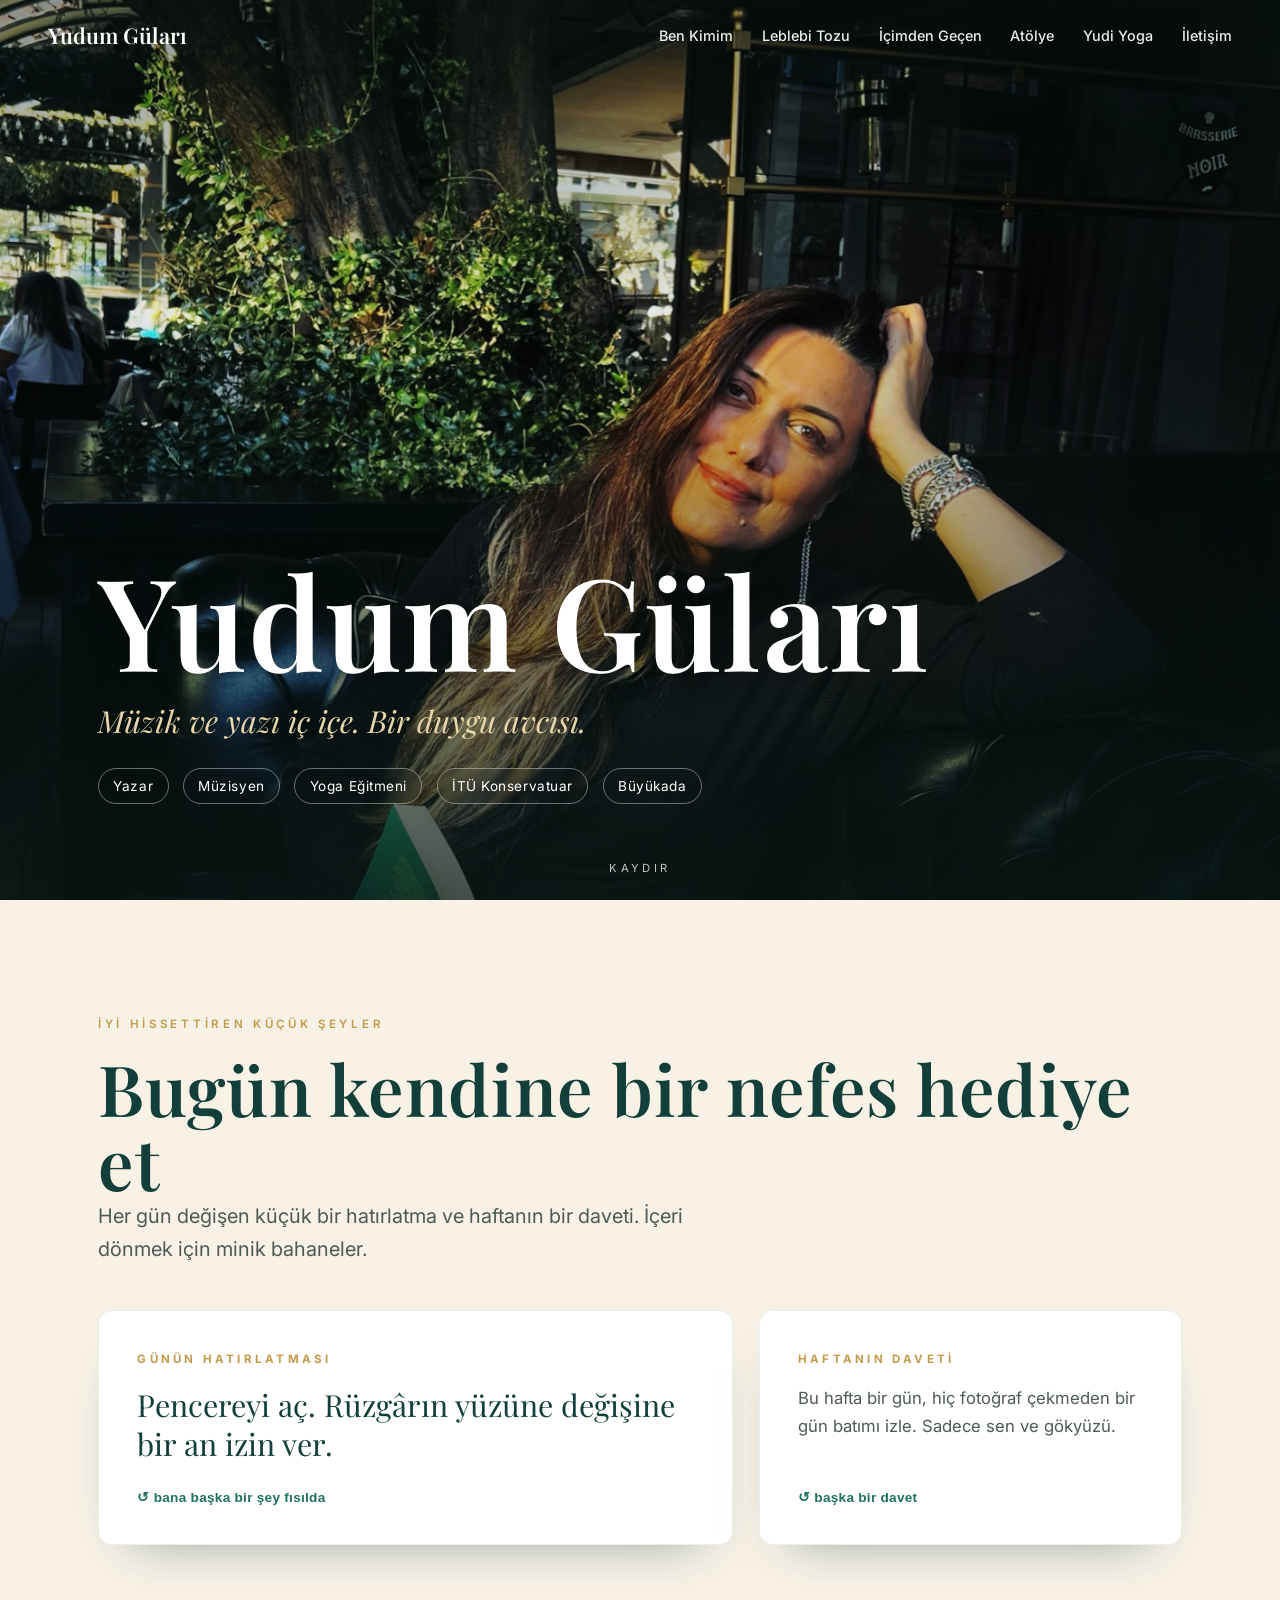
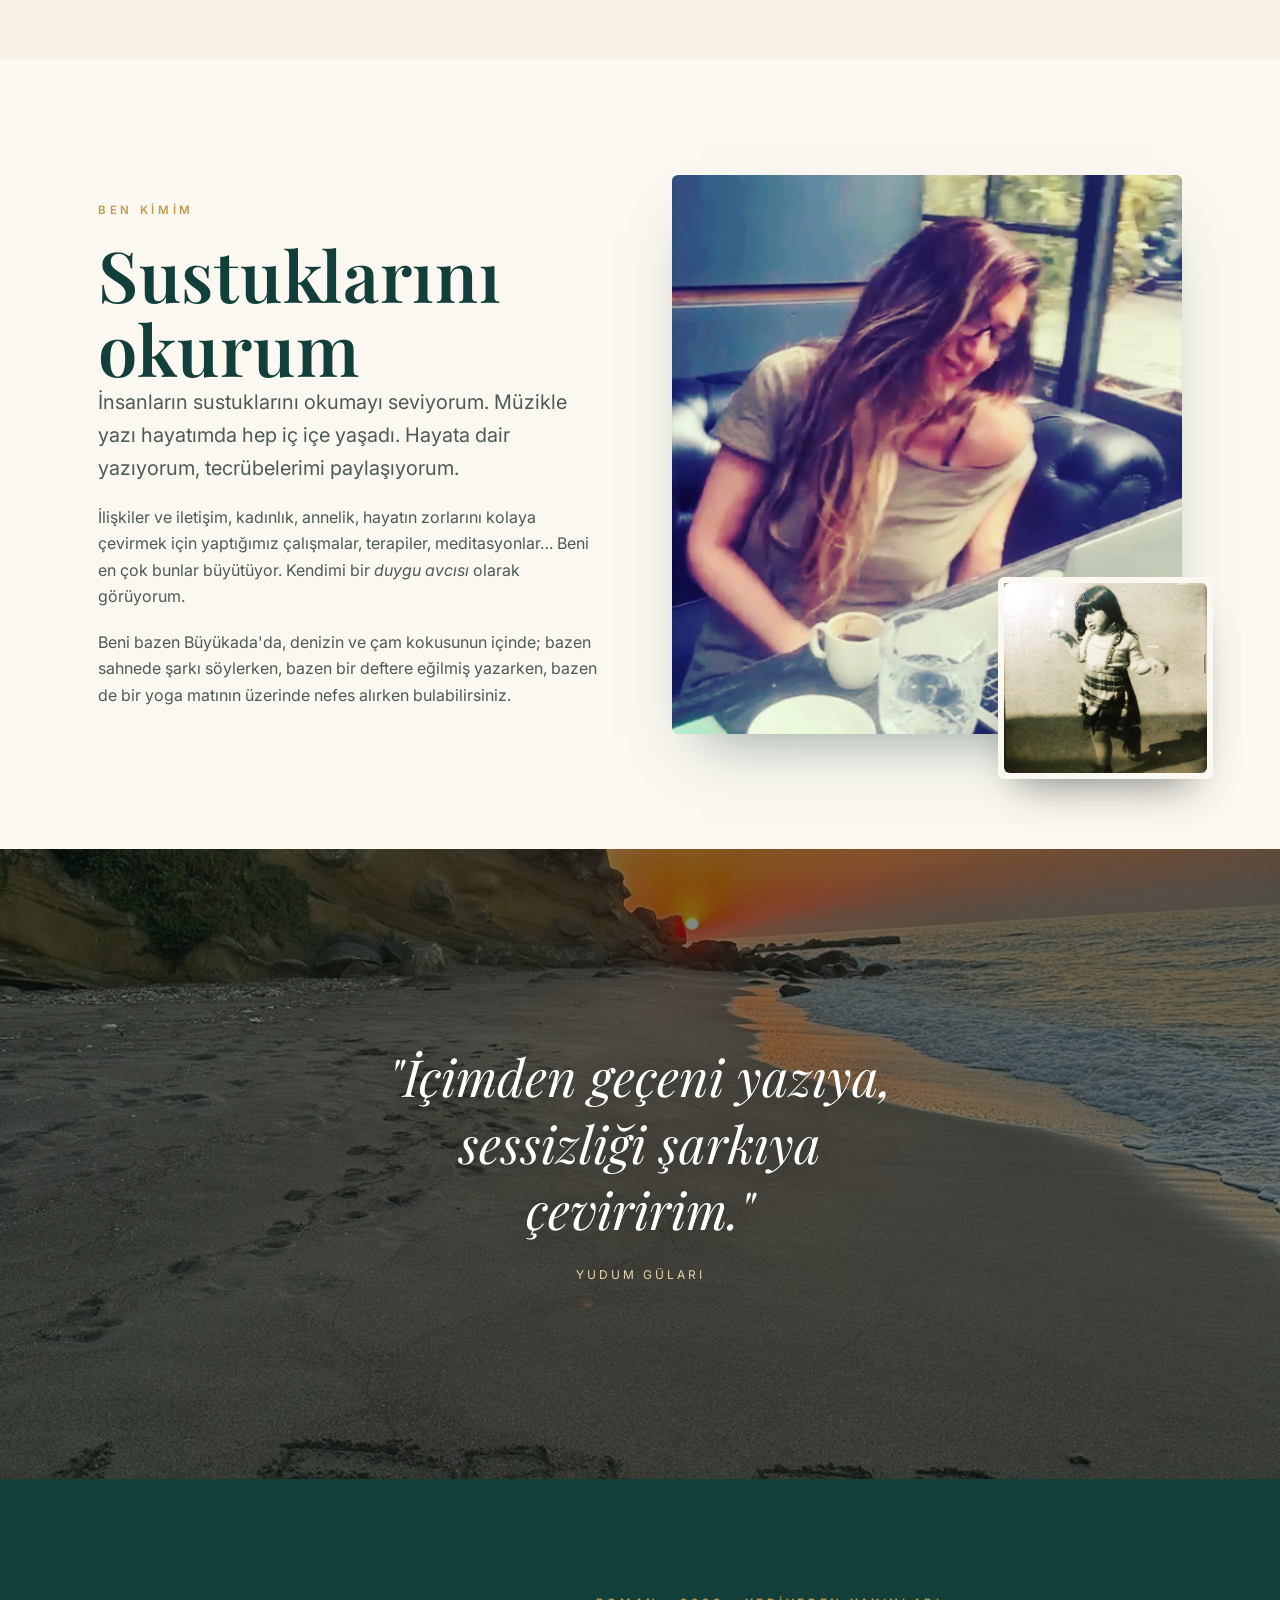
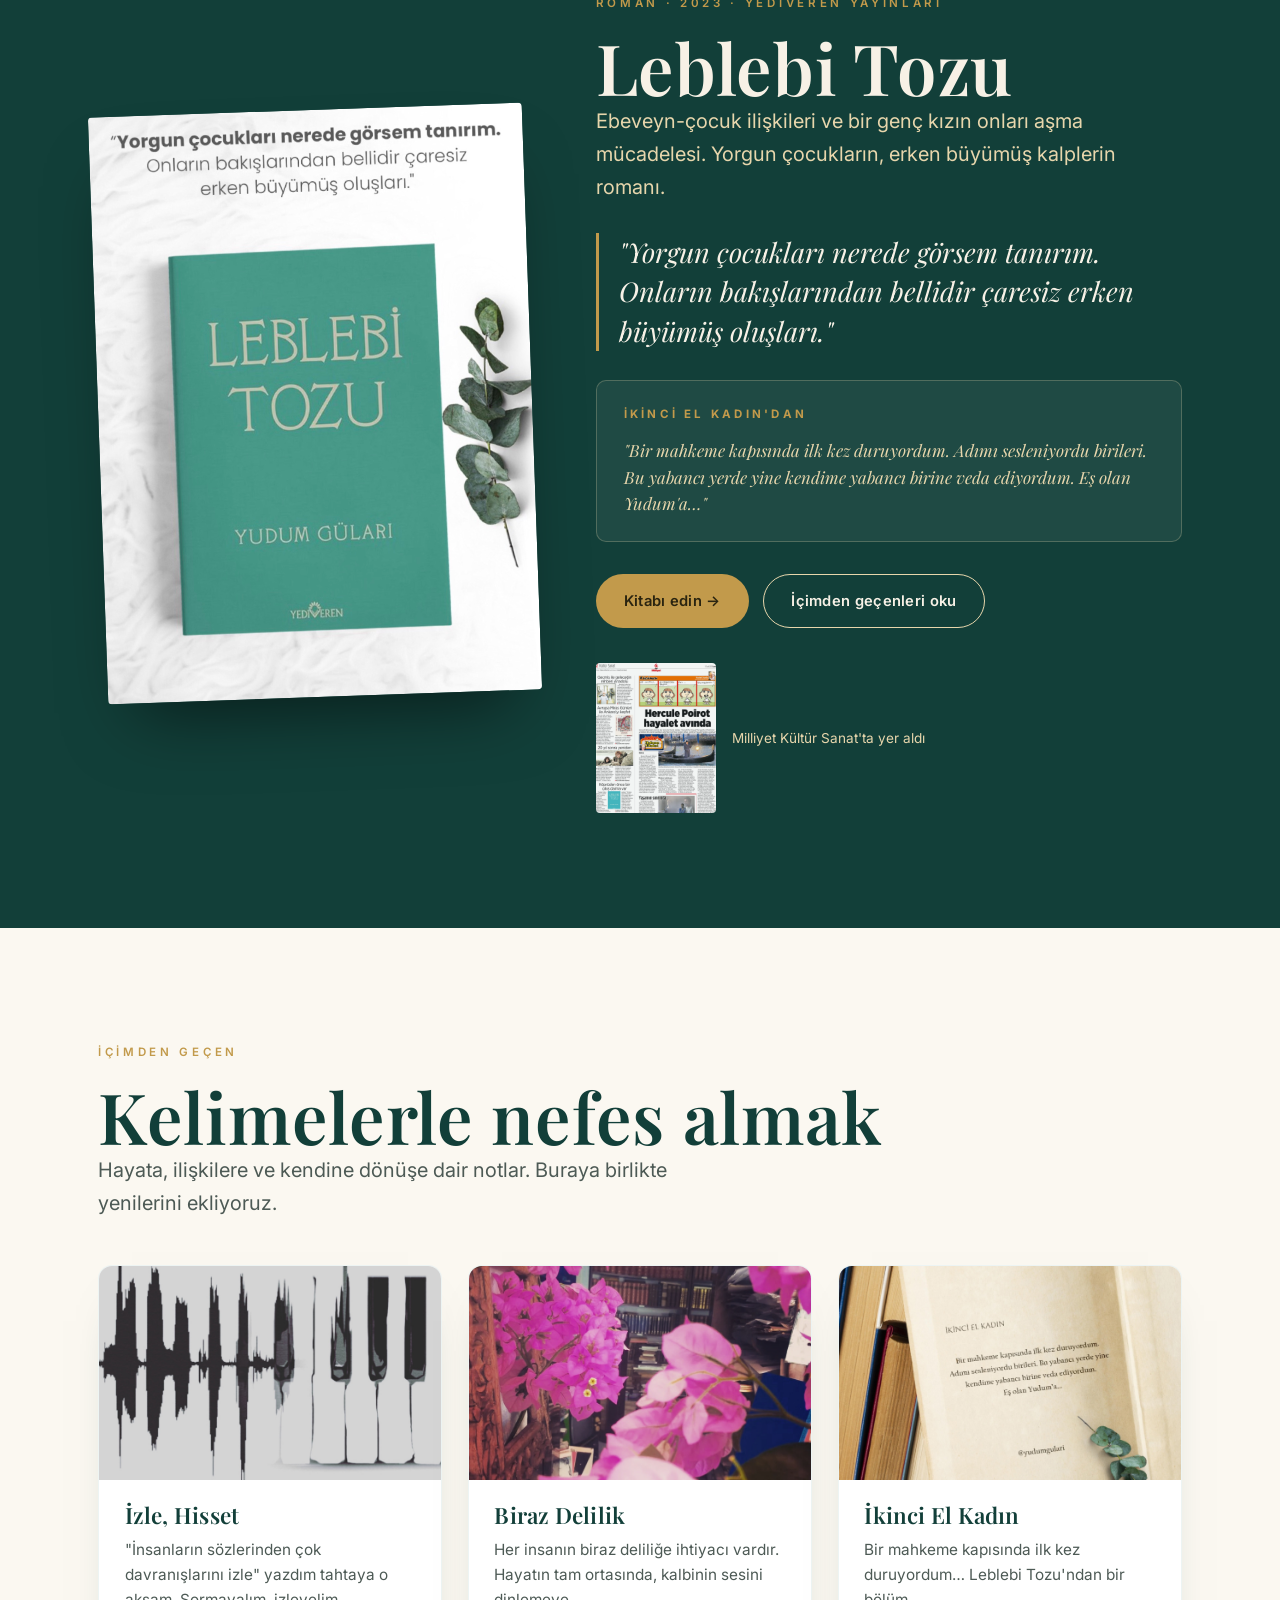
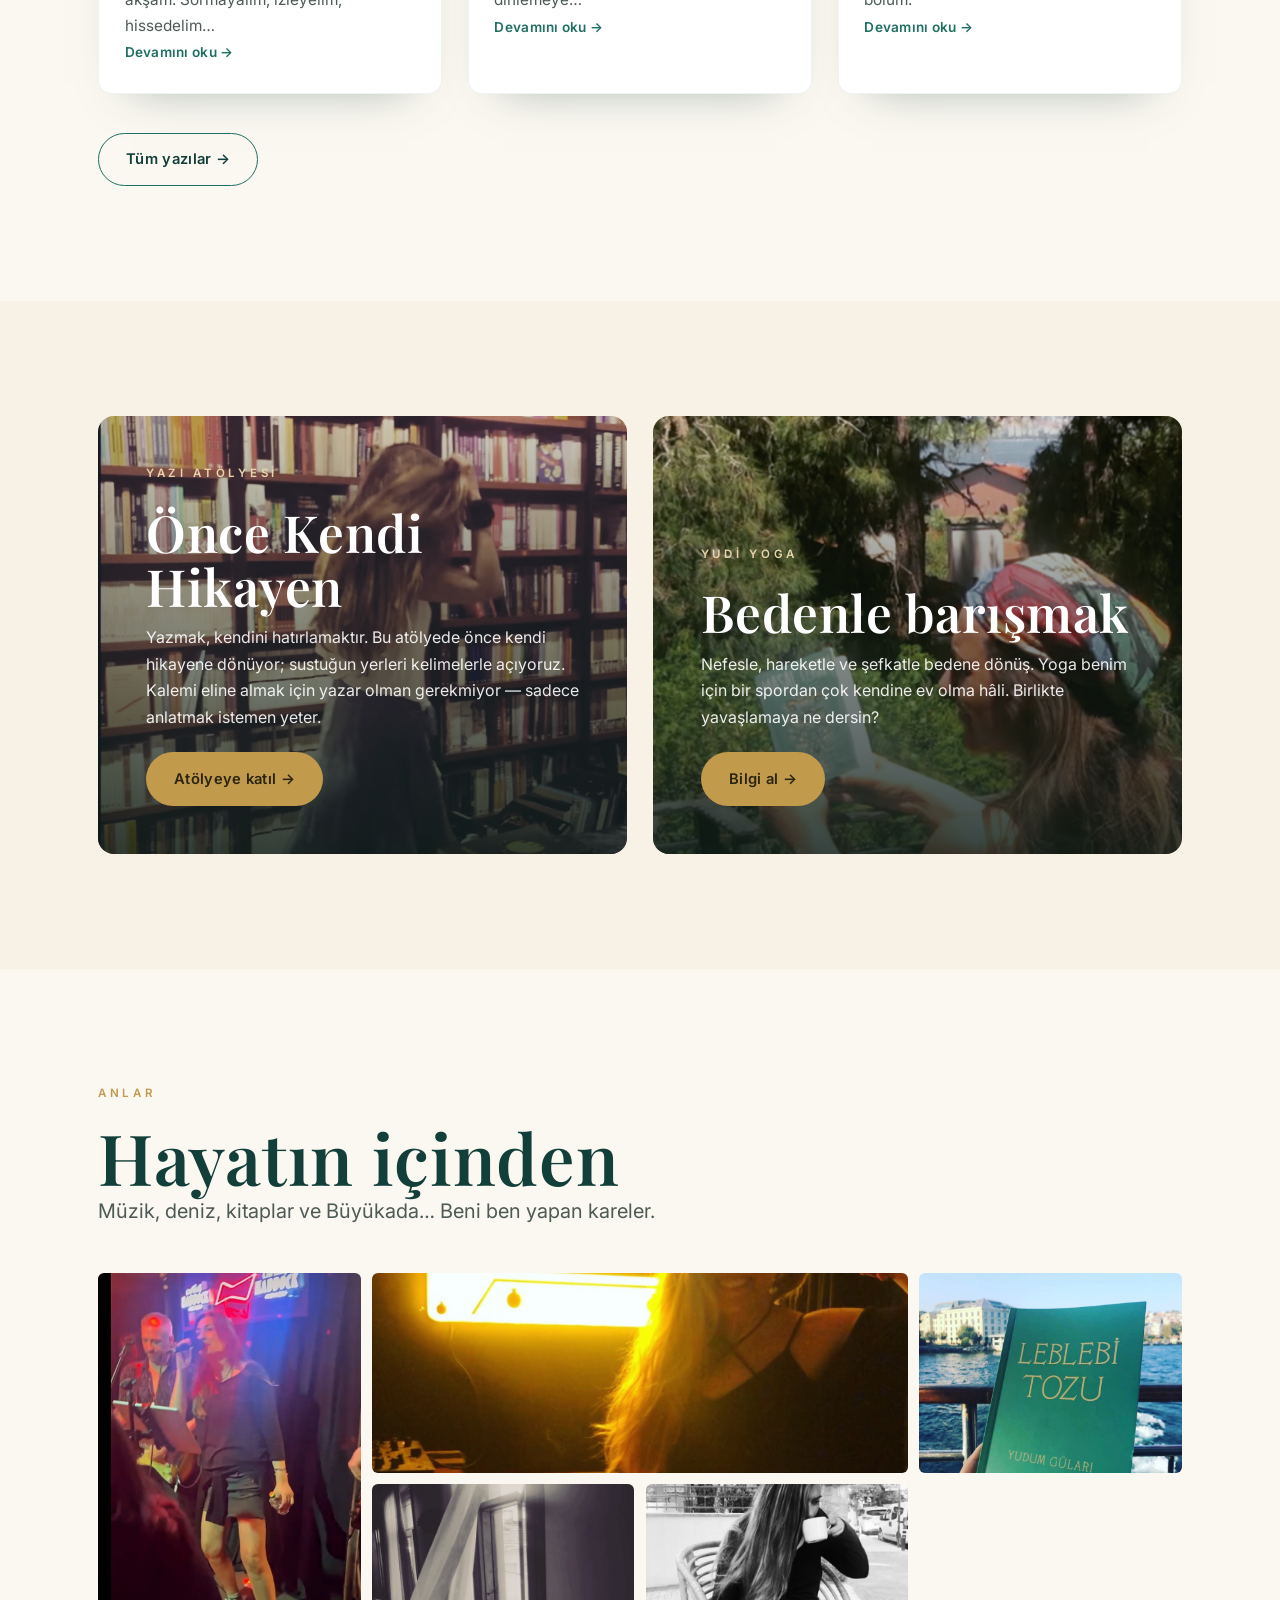
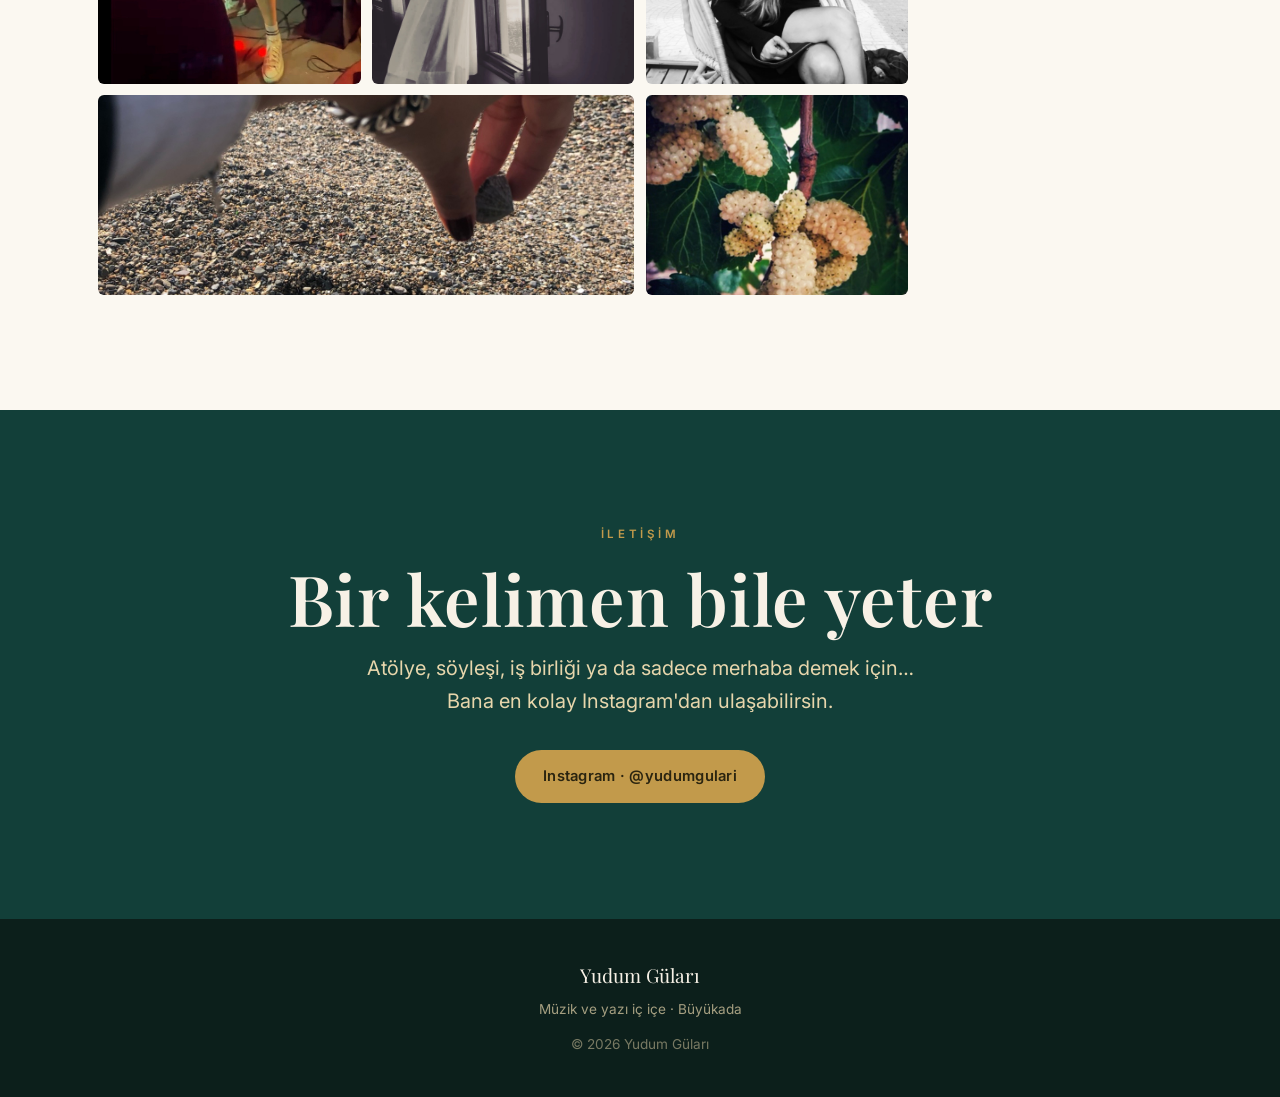
<file: index.html>
<!DOCTYPE html>
<html lang="tr">
<head>
<meta charset="UTF-8">
<meta name="viewport" content="width=device-width, initial-scale=1.0">
<title>Yudum Güları — Yazar · Müzisyen · Duygu Avcısı</title>
<meta name="description" content="Yudum Güları'nın kişisel sayfası. Leblebi Tozu romanı, İçimden Geçen yazıları, Önce Kendi Hikayen yazı atölyesi ve Yudi Yoga.">
<link rel="canonical" href="https://yudumgulari.com/">

<!-- Open Graph / sosyal paylaşım -->
<meta property="og:type" content="website">
<meta property="og:site_name" content="Yudum Güları">
<meta property="og:title" content="Yudum Güları — Yazar · Müzisyen · Duygu Avcısı">
<meta property="og:description" content="Leblebi Tozu romanı, İçimden Geçen yazıları, Önce Kendi Hikayen yazı atölyesi ve Yudi Yoga.">
<meta property="og:url" content="https://yudumgulari.com/">
<meta property="og:image" content="https://yudumgulari.com/assets/img/portre-kitap.jpg">
<meta property="og:locale" content="tr_TR">
<meta name="twitter:card" content="summary_large_image">
<meta name="twitter:title" content="Yudum Güları — Yazar · Müzisyen · Duygu Avcısı">
<meta name="twitter:description" content="Leblebi Tozu romanı, İçimden Geçen yazıları, Önce Kendi Hikayen yazı atölyesi ve Yudi Yoga.">
<meta name="twitter:image" content="https://yudumgulari.com/assets/img/portre-kitap.jpg">

<link rel="preconnect" href="https://fonts.googleapis.com">
<link rel="preconnect" href="https://fonts.gstatic.com" crossorigin>
<link href="https://fonts.googleapis.com/css2?family=Playfair+Display:ital,wght@0,500;0,600;0,700;1,500;1,600&family=Inter:wght@400;500;600;700&display=swap" rel="stylesheet">
<link rel="stylesheet" href="styles.css">
<!-- Microsoft Clarity -->
<script type="text/javascript">
    (function(c,l,a,r,i,t,y){
        c[a]=c[a]||function(){(c[a].q=c[a].q||[]).push(arguments)};
        t=l.createElement(r);t.async=1;t.src="https://www.clarity.ms/tag/"+i;
        y=l.getElementsByTagName(r)[0];y.parentNode.insertBefore(t,y);
    })(window, document, "clarity", "script", "xbzxcrj7v9");
</script>
<script type="application/ld+json">
{
  "@context": "https://schema.org",
  "@graph": [
    {
      "@type": "Person",
      "@id": "https://yudumgulari.com/#yudum",
      "name": "Yudum Güları",
      "url": "https://yudumgulari.com/",
      "image": "https://yudumgulari.com/assets/img/portre-kitap.jpg",
      "jobTitle": ["Yazar", "Müzisyen", "Yoga Eğitmeni"],
      "description": "Yazar, müzisyen ve yoga eğitmeni. Leblebi Tozu romanının yazarı.",
      "alumniOf": "İstanbul Teknik Üniversitesi Konservatuarı",
      "sameAs": ["https://www.instagram.com/yudumgulari/"]
    },
    {
      "@type": "Book",
      "@id": "https://yudumgulari.com/#leblebi-tozu",
      "name": "Leblebi Tozu",
      "author": { "@id": "https://yudumgulari.com/#yudum" },
      "publisher": "Yediveren Yayınları",
      "datePublished": "2023",
      "inLanguage": "tr",
      "bookFormat": "https://schema.org/Paperback",
      "genre": "Roman",
      "description": "Ebeveyn-çocuk ilişkileri ve bir genç kızın onları aşma mücadelesi.",
      "url": "https://www.dr.com.tr/kitap/leblebi-tozu/yudum-gulari/edebiyat/roman/turk-romani/urunno=0002074157001"
    }
  ]
}
</script>
</head>
<body>

<!-- NAV -->
<nav class="nav" id="nav">
  <a href="#top" class="brand">Yudum Güları</a>
  <button class="nav-toggle" id="navToggle" aria-label="Menü"><span></span><span></span><span></span></button>
  <div class="nav-links" id="navLinks">
    <a href="#ben">Ben Kimim</a>
    <a href="#kitap">Leblebi Tozu</a>
    <a href="yazilar.html">İçimden Geçen</a>
    <a href="#atolye">Atölye</a>
    <a href="#yoga">Yudi Yoga</a>
    <a href="#iletisim">İletişim</a>
  </div>
</nav>

<!-- HERO -->
<header class="hero" id="top">
  <img src="assets/img/portre-kitap.jpg" alt="Yudum Güları">
  <div class="wrap">
    <h1>Yudum Güları</h1>
    <p class="tagline">Müzik ve yazı iç içe. Bir duygu avcısı.</p>
    <div class="roles">
      <span>Yazar</span><span>Müzisyen</span><span>Yoga Eğitmeni</span><span>İTÜ Konservatuar</span><span>Büyükada</span>
    </div>
  </div>
  <div class="scroll-cue">kaydır</div>
</header>

<!-- GÜNÜN HATIRLATMASI -->
<section class="bg-cream" id="hatirlatma">
  <div class="wrap reveal">
    <p class="eyebrow">İyi hissettiren küçük şeyler</p>
    <h2 class="section-title">Bugün kendine bir nefes hediye et</h2>
    <p class="lead">Her gün değişen küçük bir hatırlatma ve haftanın bir daveti. İçeri dönmek için minik bahaneler.</p>
    <div class="reminders">
      <div class="card">
        <span class="kicker">Günün Hatırlatması</span>
        <p class="reminder-text" id="dailyText">…</p>
        <button class="shuffle" id="dailyShuffle">↺ bana başka bir şey fısılda</button>
      </div>
      <div class="card">
        <span class="kicker">Haftanın Daveti</span>
        <p class="weekly-text" id="weeklyText">…</p>
        <button class="shuffle" id="weeklyShuffle">↺ başka bir davet</button>
      </div>
    </div>
  </div>
</section>

<!-- BEN KİMİM -->
<section id="ben">
  <div class="wrap split reveal">
    <div class="split-text">
      <p class="eyebrow">Ben Kimim</p>
      <h2 class="section-title">Sustuklarını okurum</h2>
      <p class="lead" style="max-width:none;margin-bottom:1.2rem">İnsanların sustuklarını okumayı seviyorum. Müzikle yazı hayatımda hep iç içe yaşadı. Hayata dair yazıyorum, tecrübelerimi paylaşıyorum.</p>
      <p style="color:var(--ink-soft);margin-bottom:1.2rem">İlişkiler ve iletişim, kadınlık, annelik, hayatın zorlarını kolaya çevirmek için yaptığımız çalışmalar, terapiler, meditasyonlar… Beni en çok bunlar büyütüyor. Kendimi bir <em>duygu avcısı</em> olarak görüyorum.</p>
      <p style="color:var(--ink-soft)">Beni bazen Büyükada'da, denizin ve çam kokusunun içinde; bazen sahnede şarkı söylerken, bazen bir deftere eğilmiş yazarken, bazen de bir yoga matının üzerinde nefes alırken bulabilirsiniz.</p>
    </div>
    <div class="split-media">
      <img src="assets/img/yazarken.jpg" alt="Yudum yazarken">
      <div class="stamp"><img src="assets/img/cocukluk.jpg" alt="Çocukluk"></div>
    </div>
  </div>
</section>

<!-- ALINTI BANDI -->
<aside class="interlude reveal">
  <img src="assets/img/kumda-gunbatimi.jpg" alt="">
  <div class="wrap">
    <blockquote>"İçimden geçeni yazıya, sessizliği şarkıya çeviririm."</blockquote>
    <cite>Yudum Güları</cite>
  </div>
</aside>

<!-- LEBLEBİ TOZU -->
<section class="bg-teal" id="kitap">
  <div class="wrap book-grid reveal">
    <div class="book-cover">
      <img src="assets/img/kitap-kapak-alinti.jpg" alt="Leblebi Tozu kitap kapağı">
    </div>
    <div class="book-info">
      <p class="eyebrow">Roman · 2023 · Yediveren Yayınları</p>
      <h2 class="section-title">Leblebi Tozu</h2>
      <p class="lead">Ebeveyn-çocuk ilişkileri ve bir genç kızın onları aşma mücadelesi. Yorgun çocukların, erken büyümüş kalplerin romanı.</p>
      <blockquote class="quote">"Yorgun çocukları nerede görsem tanırım. Onların bakışlarından bellidir çaresiz erken büyümüş oluşları."</blockquote>
      <div class="excerpt">
        <h4>İkinci El Kadın'dan</h4>
        <p>"Bir mahkeme kapısında ilk kez duruyordum. Adımı sesleniyordu birileri. Bu yabancı yerde yine kendime yabancı birine veda ediyordum. Eş olan Yudum'a…"</p>
      </div>
      <div class="book-actions">
        <a class="btn btn-gold" href="https://www.dr.com.tr/kitap/leblebi-tozu/yudum-gulari/edebiyat/roman/turk-romani/urunno=0002074157001" target="_blank" rel="noopener">Kitabı edin →</a>
        <a class="btn btn-outline" href="yazilar.html">İçimden geçenleri oku</a>
      </div>
      <div class="press">
        <img src="assets/img/basin-milliyet.jpg" alt="Milliyet Kültür Sanat haberi">
        <span>Milliyet Kültür Sanat'ta yer aldı</span>
      </div>
    </div>
  </div>
</section>

<!-- İÇİMDEN GEÇEN (öne çıkan) -->
<section id="yazilar">
  <div class="wrap reveal">
    <p class="eyebrow">İçimden Geçen</p>
    <h2 class="section-title">Kelimelerle nefes almak</h2>
    <p class="lead">Hayata, ilişkilere ve kendine dönüşe dair notlar. Buraya birlikte yenilerini ekliyoruz.</p>
    <div class="writing-grid">
      <a class="writing" href="yazilar.html#izle-hisset">
        <div class="w-img"><img src="assets/img/perde-pencere.jpg" alt=""></div>
        <div class="w-body">
          <h3>İzle, Hisset</h3>
          <p>"İnsanların sözlerinden çok davranışlarını izle" yazdım tahtaya o akşam. Sormayalım, izleyelim, hissedelim…</p>
          <span class="w-more">Devamını oku →</span>
        </div>
      </a>
      <a class="writing" href="yazilar.html#delilik">
        <div class="w-img"><img src="assets/img/bugenvil-kutuphane.jpg" alt=""></div>
        <div class="w-body">
          <h3>Biraz Delilik</h3>
          <p>Her insanın biraz deliliğe ihtiyacı vardır. Hayatın tam ortasında, kalbinin sesini dinlemeye…</p>
          <span class="w-more">Devamını oku →</span>
        </div>
      </a>
      <a class="writing" href="yazilar.html#ikinci-el-kadin">
        <div class="w-img"><img src="assets/img/kitap-ic-sayfa.jpg" alt=""></div>
        <div class="w-body">
          <h3>İkinci El Kadın</h3>
          <p>Bir mahkeme kapısında ilk kez duruyordum… Leblebi Tozu'ndan bir bölüm.</p>
          <span class="w-more">Devamını oku →</span>
        </div>
      </a>
    </div>
    <div style="margin-top:2.4rem"><a class="btn btn-outline" href="yazilar.html">Tüm yazılar →</a></div>
  </div>
</section>

<!-- ATÖLYE & YOGA -->
<section class="bg-cream">
  <div class="wrap two-banners reveal">
    <div class="feature-banner" id="atolye">
      <img src="assets/img/kutuphane.jpg" alt="Önce Kendi Hikayen yazı atölyesi">
      <div class="fb-content">
        <p class="eyebrow" style="color:var(--gold-soft)">Yazı Atölyesi</p>
        <h2>Önce Kendi Hikayen</h2>
        <p>Yazmak, kendini hatırlamaktır. Bu atölyede önce kendi hikayene dönüyor; sustuğun yerleri kelimelerle açıyoruz. Kalemi eline almak için yazar olman gerekmiyor — sadece anlatmak istemen yeter.</p>
        <a class="btn btn-gold" href="#iletisim">Atölyeye katıl →</a>
      </div>
    </div>
    <div class="feature-banner" id="yoga">
      <img src="assets/img/okuma-bahce.jpg" alt="Yudi Yoga — bedenle barışmak">
      <div class="fb-content">
        <p class="eyebrow" style="color:var(--gold-soft)">Yudi Yoga</p>
        <h2>Bedenle barışmak</h2>
        <p>Nefesle, hareketle ve şefkatle bedene dönüş. Yoga benim için bir spordan çok kendine ev olma hâli. Birlikte yavaşlamaya ne dersin?</p>
        <a class="btn btn-gold" href="#iletisim">Bilgi al →</a>
      </div>
    </div>
  </div>
</section>

<!-- ANLAR -->
<section id="anlar">
  <div class="wrap reveal">
    <p class="eyebrow">Anlar</p>
    <h2 class="section-title">Hayatın içinden</h2>
    <p class="lead">Müzik, deniz, kitaplar ve Büyükada… Beni ben yapan kareler.</p>
    <div class="gallery">
      <a class="tall" href="assets/img/sahne-sarki.jpg" target="_blank"><img src="assets/img/sahne-sarki.jpg" alt="Sahnede"></a>
      <a class="wide" href="assets/img/portre-muzik-neon.jpg" target="_blank"><img src="assets/img/portre-muzik-neon.jpg" alt="%100 müzik"></a>
      <a href="assets/img/kitap-vapur.jpg" target="_blank"><img src="assets/img/kitap-vapur.jpg" alt="Vapurda kitap"></a>
      <a href="assets/img/buyukada-sahil.jpg" target="_blank"><img src="assets/img/buyukada-sahil.jpg" alt="Büyükada sahili"></a>
      <a href="assets/img/portre-kahve.jpg" target="_blank"><img src="assets/img/portre-kahve.jpg" alt="Kahve molası"></a>
      <a class="wide" href="assets/img/sahil-tas.jpg" target="_blank"><img src="assets/img/sahil-tas.jpg" alt="Sahilde"></a>
      <a href="assets/img/dut.jpg" target="_blank"><img src="assets/img/dut.jpg" alt="Beyaz dut"></a>
    </div>
  </div>
</section>

<!-- İLETİŞİM -->
<section class="bg-teal" id="iletisim">
  <div class="wrap contact reveal">
    <p class="eyebrow">İletişim</p>
    <h2 class="section-title">Bir kelimen bile yeter</h2>
    <p class="lead">Atölye, söyleşi, iş birliği ya da sadece merhaba demek için… Bana en kolay Instagram'dan ulaşabilirsin.</p>
    <div class="socials">
      <a class="btn btn-gold" href="https://www.instagram.com/yudumgulari/" target="_blank" rel="noopener">Instagram · @yudumgulari</a>
    </div>
  </div>
</section>

<footer>
  <div class="fbrand">Yudum Güları</div>
  <div>Müzik ve yazı iç içe · Büyükada</div>
  <div style="margin-top:.8rem;opacity:.7">© <span id="year"></span> Yudum Güları</div>
</footer>

<script src="script.js"></script>
</body>
</html>
</file>
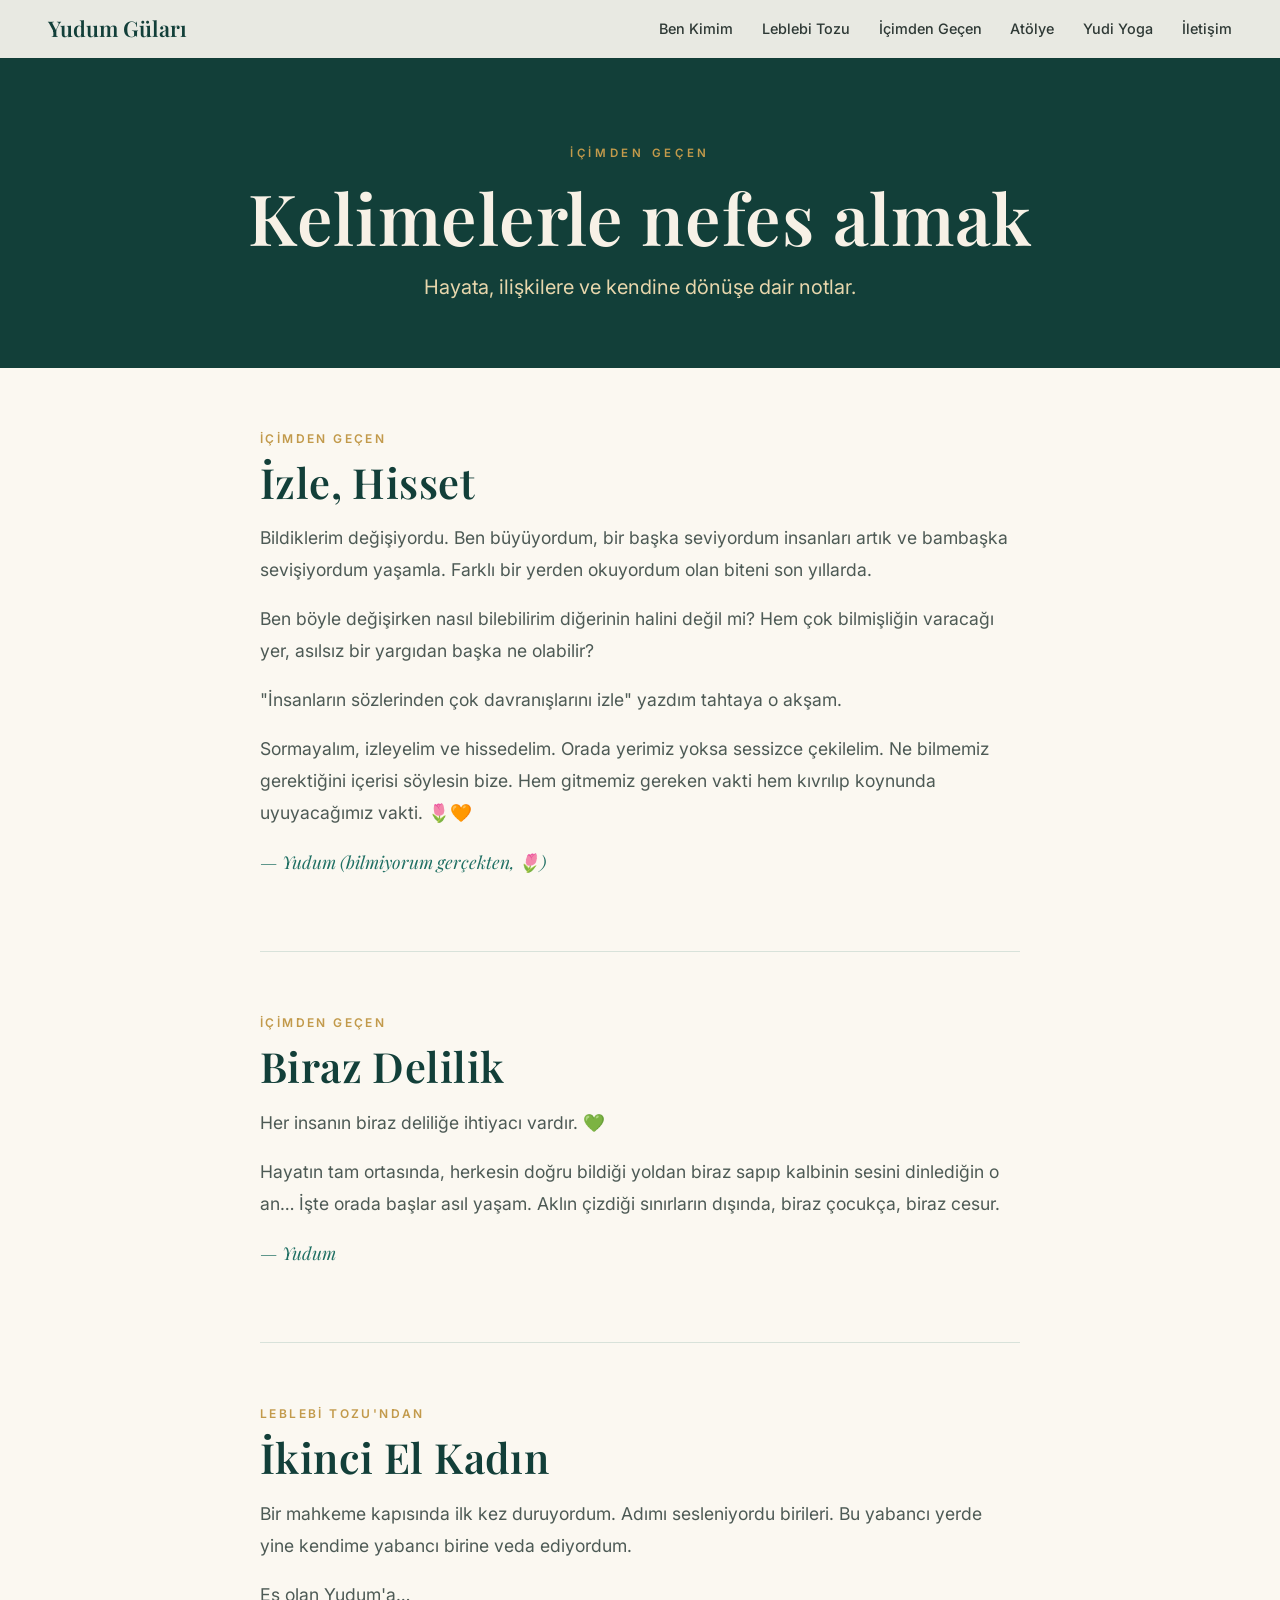
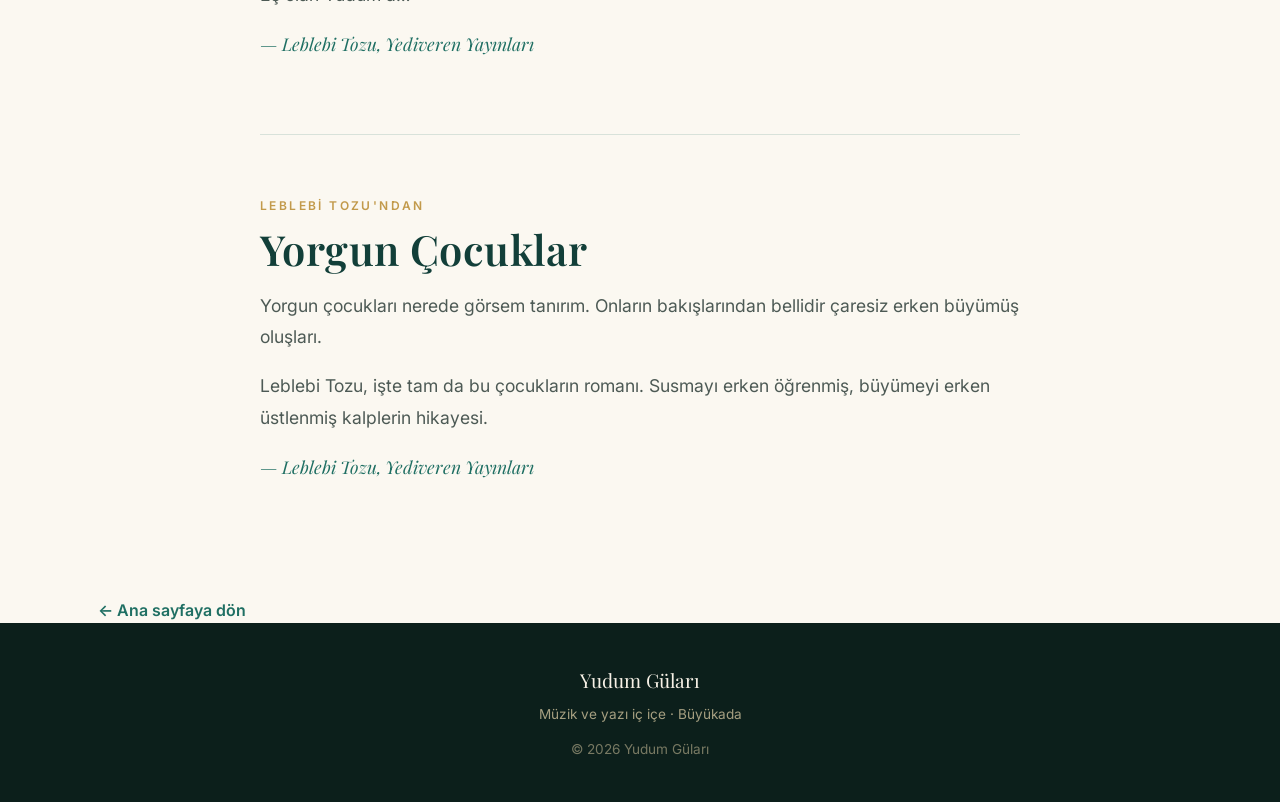
<file: yazilar.html>
<!DOCTYPE html>
<html lang="tr">
<head>
<meta charset="UTF-8">
<meta name="viewport" content="width=device-width, initial-scale=1.0">
<title>İçimden Geçen — Yudum Güları</title>
<meta name="description" content="Yudum Güları'nın hayata, ilişkilere ve kendine dönüşe dair yazıları.">
<link rel="canonical" href="https://yudumgulari.com/yazilar.html">

<!-- Open Graph / sosyal paylaşım -->
<meta property="og:type" content="article">
<meta property="og:site_name" content="Yudum Güları">
<meta property="og:title" content="İçimden Geçen — Yudum Güları">
<meta property="og:description" content="Yudum Güları'nın hayata, ilişkilere ve kendine dönüşe dair yazıları.">
<meta property="og:url" content="https://yudumgulari.com/yazilar.html">
<meta property="og:image" content="https://yudumgulari.com/assets/img/portre-kitap.jpg">
<meta property="og:locale" content="tr_TR">
<meta name="twitter:card" content="summary_large_image">
<meta name="twitter:title" content="İçimden Geçen — Yudum Güları">
<meta name="twitter:description" content="Yudum Güları'nın hayata, ilişkilere ve kendine dönüşe dair yazıları.">
<meta name="twitter:image" content="https://yudumgulari.com/assets/img/portre-kitap.jpg">

<link rel="preconnect" href="https://fonts.googleapis.com">
<link rel="preconnect" href="https://fonts.gstatic.com" crossorigin>
<link href="https://fonts.googleapis.com/css2?family=Playfair+Display:ital,wght@0,500;0,600;0,700;1,500;1,600&family=Inter:wght@400;500;600;700&display=swap" rel="stylesheet">
<link rel="stylesheet" href="styles.css">
<!-- Microsoft Clarity -->
<script type="text/javascript">
    (function(c,l,a,r,i,t,y){
        c[a]=c[a]||function(){(c[a].q=c[a].q||[]).push(arguments)};
        t=l.createElement(r);t.async=1;t.src="https://www.clarity.ms/tag/"+i;
        y=l.getElementsByTagName(r)[0];y.parentNode.insertBefore(t,y);
    })(window, document, "clarity", "script", "xbzxcrj7v9");
</script>
</head>
<body>

<nav class="nav scrolled" id="nav">
  <a href="index.html" class="brand">Yudum Güları</a>
  <button class="nav-toggle" id="navToggle" aria-label="Menü"><span></span><span></span><span></span></button>
  <div class="nav-links" id="navLinks">
    <a href="index.html#ben">Ben Kimim</a>
    <a href="index.html#kitap">Leblebi Tozu</a>
    <a href="yazilar.html">İçimden Geçen</a>
    <a href="index.html#atolye">Atölye</a>
    <a href="index.html#yoga">Yudi Yoga</a>
    <a href="index.html#iletisim">İletişim</a>
  </div>
</nav>

<header class="page-head">
  <div class="wrap">
    <p class="eyebrow">İçimden Geçen</p>
    <h1 class="section-title">Kelimelerle nefes almak</h1>
    <p class="lead">Hayata, ilişkilere ve kendine dönüşe dair notlar.</p>
  </div>
</header>

<main>
  <div class="wrap">
    <div class="articles">

      <article class="article reveal" id="izle-hisset">
        <span class="a-date">İçimden Geçen</span>
        <h2>İzle, Hisset</h2>
        <p>Bildiklerim değişiyordu. Ben büyüyordum, bir başka seviyordum insanları artık ve bambaşka sevişiyordum yaşamla. Farklı bir yerden okuyordum olan biteni son yıllarda.</p>
        <p>Ben böyle değişirken nasıl bilebilirim diğerinin halini değil mi? Hem çok bilmişliğin varacağı yer, asılsız bir yargıdan başka ne olabilir?</p>
        <p>"İnsanların sözlerinden çok davranışlarını izle" yazdım tahtaya o akşam.</p>
        <p>Sormayalım, izleyelim ve hissedelim. Orada yerimiz yoksa sessizce çekilelim. Ne bilmemiz gerektiğini içerisi söylesin bize. Hem gitmemiz gereken vakti hem kıvrılıp koynunda uyuyacağımız vakti. 🌷🧡</p>
        <p class="sign">— Yudum (bilmiyorum gerçekten, 🌷)</p>
      </article>

      <article class="article reveal" id="delilik">
        <span class="a-date">İçimden Geçen</span>
        <h2>Biraz Delilik</h2>
        <p>Her insanın biraz deliliğe ihtiyacı vardır. 💚</p>
        <p>Hayatın tam ortasında, herkesin doğru bildiği yoldan biraz sapıp kalbinin sesini dinlediğin o an… İşte orada başlar asıl yaşam. Aklın çizdiği sınırların dışında, biraz çocukça, biraz cesur.</p>
        <p class="sign">— Yudum</p>
      </article>

      <article class="article reveal" id="ikinci-el-kadin">
        <span class="a-date">Leblebi Tozu'ndan</span>
        <h2>İkinci El Kadın</h2>
        <p>Bir mahkeme kapısında ilk kez duruyordum. Adımı sesleniyordu birileri. Bu yabancı yerde yine kendime yabancı birine veda ediyordum.</p>
        <p>Eş olan Yudum'a…</p>
        <p class="sign">— Leblebi Tozu, Yediveren Yayınları</p>
      </article>

      <article class="article reveal" id="yorgun-cocuklar">
        <span class="a-date">Leblebi Tozu'ndan</span>
        <h2>Yorgun Çocuklar</h2>
        <p>Yorgun çocukları nerede görsem tanırım. Onların bakışlarından bellidir çaresiz erken büyümüş oluşları.</p>
        <p>Leblebi Tozu, işte tam da bu çocukların romanı. Susmayı erken öğrenmiş, büyümeyi erken üstlenmiş kalplerin hikayesi.</p>
        <p class="sign">— Leblebi Tozu, Yediveren Yayınları</p>
      </article>

    </div>

    <a class="back-link" href="index.html">← Ana sayfaya dön</a>
  </div>
</main>

<footer>
  <div class="fbrand">Yudum Güları</div>
  <div>Müzik ve yazı iç içe · Büyükada</div>
  <div style="margin-top:.8rem;opacity:.7">© <span id="year"></span> Yudum Güları</div>
</footer>

<script src="script.js"></script>
</body>
</html>
</file>
<file: styles.css>
/* ============================================================
   Yudum Güları — kişisel site
   Renk kimliği: Leblebi Tozu kapağının zümrüt-teal'i + krem + altın
   ============================================================ */

:root{
  --teal:#1f6f63;
  --teal-deep:#123f39;
  --teal-soft:#dfeae5;
  --cream:#f7f1e6;
  --paper:#fbf8f1;
  --gold:#c29a4b;
  --gold-soft:#e7d6ac;
  --ink:#1f2b27;
  --ink-soft:#4d5a55;
  --white:#ffffff;
  --max:1180px;
  --serif:"Playfair Display",Georgia,"Times New Roman",serif;
  --sans:"Inter",-apple-system,BlinkMacSystemFont,"Segoe UI",sans-serif;
}

*{box-sizing:border-box;margin:0;padding:0}
html{scroll-behavior:smooth}
body{
  font-family:var(--sans);
  color:var(--ink);
  background:var(--paper);
  line-height:1.65;
  -webkit-font-smoothing:antialiased;
  overflow-x:hidden;
}
img{display:block;max-width:100%}
a{color:inherit;text-decoration:none}

/* ---------- Tipografi ---------- */
h1,h2,h3{font-family:var(--serif);font-weight:600;line-height:1.05;letter-spacing:.01em}
.eyebrow{
  font-family:var(--sans);
  text-transform:uppercase;
  letter-spacing:.32em;
  font-size:.72rem;
  font-weight:600;
  color:var(--gold);
  margin-bottom:1.1rem;
}
.section-title{font-size:clamp(2.4rem,6vw,4.4rem);color:var(--teal-deep)}
.lead{font-size:clamp(1.05rem,2vw,1.25rem);color:var(--ink-soft);max-width:46ch}

/* ---------- Düzen ---------- */
.wrap{max-width:var(--max);margin:0 auto;padding:0 clamp(1.2rem,5vw,3rem)}
section{padding:clamp(4.5rem,9vw,8rem) 0}
.bg-cream{background:var(--cream)}
.bg-teal{background:var(--teal-deep);color:var(--cream)}
.bg-teal .section-title{color:var(--cream)}
.bg-teal .lead{color:var(--gold-soft)}

/* ---------- Nav ---------- */
.nav{
  position:fixed;top:0;left:0;right:0;z-index:50;
  display:flex;align-items:center;justify-content:space-between;
  padding:1.1rem clamp(1.2rem,5vw,3rem);
  transition:background .4s ease,box-shadow .4s ease,padding .4s ease;
}
.nav.scrolled{background:rgba(251,248,241,.92);backdrop-filter:blur(10px);box-shadow:0 1px 0 rgba(31,43,39,.08);padding:.7rem clamp(1.2rem,5vw,3rem)}
.nav .brand{font-family:var(--serif);font-size:1.35rem;font-weight:600;color:var(--white);transition:color .4s}
.nav.scrolled .brand{color:var(--teal-deep)}
.nav-links{display:flex;gap:1.8rem;align-items:center}
.nav-links a{font-size:.9rem;font-weight:500;color:var(--white);opacity:.92;transition:opacity .25s,color .4s}
.nav.scrolled .nav-links a{color:var(--ink)}
.nav-links a:hover{opacity:1;color:var(--gold)}
.nav-toggle{display:none;background:none;border:0;cursor:pointer;width:30px;height:24px;position:relative}
.nav-toggle span{position:absolute;left:0;right:0;height:2px;background:var(--white);transition:.3s}
.nav.scrolled .nav-toggle span{background:var(--teal-deep)}
.nav-toggle span:nth-child(1){top:2px}
.nav-toggle span:nth-child(2){top:11px}
.nav-toggle span:nth-child(3){top:20px}

/* ---------- Hero ---------- */
.hero{
  position:relative;min-height:100vh;display:flex;align-items:flex-end;
  color:var(--white);
  background:#0c1f1b;
  overflow:hidden;
}
.hero img{
  position:absolute;inset:0;width:100%;height:100%;object-fit:cover;
  object-position:50% 35%;
  filter:saturate(1.02);
}
.hero::after{
  content:"";position:absolute;inset:0;
  background:linear-gradient(180deg,rgba(10,25,22,.45) 0%,rgba(10,25,22,.1) 35%,rgba(10,25,22,.75) 100%);
}
.hero .wrap{position:relative;z-index:2;padding-bottom:clamp(3rem,8vw,6rem);width:100%}
.hero h1{font-size:clamp(3.2rem,11vw,8rem);letter-spacing:.01em;text-shadow:0 2px 30px rgba(0,0,0,.35)}
.hero .tagline{font-family:var(--serif);font-style:italic;font-size:clamp(1.2rem,3vw,1.9rem);margin-top:.6rem;color:var(--gold-soft)}
.hero .roles{margin-top:1.4rem;display:flex;flex-wrap:wrap;gap:.6rem .9rem;font-size:.85rem;letter-spacing:.04em}
.hero .roles span{border:1px solid rgba(255,255,255,.4);border-radius:999px;padding:.35rem .9rem;backdrop-filter:blur(3px)}
.scroll-cue{position:absolute;bottom:1.4rem;left:50%;transform:translateX(-50%);z-index:2;color:rgba(255,255,255,.75);font-size:.7rem;letter-spacing:.3em;text-transform:uppercase;animation:float 2.4s ease-in-out infinite}
@keyframes float{0%,100%{transform:translate(-50%,0)}50%{transform:translate(-50%,8px)}}

/* ---------- Genel buton ---------- */
.btn{
  display:inline-block;font-weight:600;font-size:.92rem;letter-spacing:.02em;
  padding:.85rem 1.7rem;border-radius:999px;cursor:pointer;border:1.5px solid transparent;
  transition:transform .2s,background .25s,color .25s,border-color .25s;
}
.btn:hover{transform:translateY(-2px)}
.btn-gold{background:var(--gold);color:#2a2410}
.btn-gold:hover{background:var(--gold-soft)}
.btn-outline{border-color:var(--teal);color:var(--teal-deep)}
.btn-outline:hover{background:var(--teal);color:var(--cream)}
.bg-teal .btn-outline{border-color:var(--gold-soft);color:var(--cream)}
.bg-teal .btn-outline:hover{background:var(--gold-soft);color:var(--teal-deep)}

/* ---------- İki sütun split ---------- */
.split{display:grid;grid-template-columns:1fr 1fr;gap:clamp(2rem,5vw,5rem);align-items:center}
.split.reverse .split-media{order:2}
.split-media{position:relative}
.split-media img{width:100%;height:100%;object-fit:cover;border-radius:6px;box-shadow:0 30px 60px -30px rgba(18,63,57,.5)}
.split-media .stamp{position:absolute;border-radius:6px;overflow:hidden;width:42%;bottom:-8%;box-shadow:0 24px 40px -20px rgba(0,0,0,.45);border:6px solid var(--paper)}
.split.reverse .split-media .stamp{left:-6%}
.split-media .stamp{right:-6%}

/* ---------- Hatırlatmalar ---------- */
.reminders{display:grid;grid-template-columns:1.2fr .8fr;gap:1.6rem;margin-top:2.8rem}
.card{
  background:var(--white);border-radius:14px;padding:clamp(1.6rem,3vw,2.6rem);
  box-shadow:0 24px 50px -34px rgba(18,63,57,.55);
  border:1px solid rgba(31,111,99,.1);
  display:flex;flex-direction:column;
}
.card .kicker{font-size:.72rem;letter-spacing:.28em;text-transform:uppercase;color:var(--gold);font-weight:700;margin-bottom:1rem}
.card .reminder-text{font-family:var(--serif);font-size:clamp(1.3rem,2.6vw,1.9rem);line-height:1.3;color:var(--teal-deep);flex:1}
.card .weekly-text{font-size:1.05rem;color:var(--ink-soft);flex:1}
.card .shuffle{align-self:flex-start;margin-top:1.6rem;background:none;border:0;color:var(--teal);font-weight:600;cursor:pointer;font-size:.85rem;letter-spacing:.02em;display:inline-flex;align-items:center;gap:.4rem}
.card .shuffle:hover{color:var(--gold)}

/* ---------- Kitap ---------- */
.book-grid{display:grid;grid-template-columns:.85fr 1.15fr;gap:clamp(2rem,5vw,5rem);align-items:center}
.book-cover{position:relative}
.book-cover img{border-radius:4px;box-shadow:0 40px 70px -30px rgba(0,0,0,.55);transform:rotate(-2deg)}
.quote{font-family:var(--serif);font-style:italic;font-size:clamp(1.3rem,2.4vw,1.7rem);line-height:1.45;color:var(--cream);border-left:3px solid var(--gold);padding-left:1.3rem;margin:1.8rem 0}
.excerpt{background:rgba(255,255,255,.06);border:1px solid rgba(231,214,172,.25);border-radius:10px;padding:1.5rem 1.7rem;margin-top:1.6rem}
.excerpt h4{font-family:var(--sans);font-size:.72rem;letter-spacing:.28em;text-transform:uppercase;color:var(--gold);margin-bottom:.8rem}
.excerpt p{font-family:var(--serif);font-style:italic;color:var(--gold-soft);font-size:1.05rem;line-height:1.6}
.book-actions{display:flex;flex-wrap:wrap;gap:.9rem;margin-top:2rem}
.press{display:flex;align-items:center;gap:1rem;margin-top:2.2rem;font-size:.85rem;color:var(--gold-soft)}
.press img{width:120px;border-radius:4px;opacity:.95}

/* ---------- Yazılar (kartlar) ---------- */
.writing-grid{display:grid;grid-template-columns:repeat(auto-fit,minmax(280px,1fr));gap:1.6rem;margin-top:2.8rem}
.writing{
  background:var(--white);border-radius:14px;overflow:hidden;
  box-shadow:0 22px 46px -34px rgba(18,63,57,.5);
  border:1px solid rgba(31,111,99,.08);
  display:flex;flex-direction:column;transition:transform .3s,box-shadow .3s;
}
.writing:hover{transform:translateY(-5px);box-shadow:0 30px 55px -30px rgba(18,63,57,.55)}
.writing .w-img{aspect-ratio:16/10;overflow:hidden}
.writing .w-img img{width:100%;height:100%;object-fit:cover;transition:transform .6s}
.writing:hover .w-img img{transform:scale(1.05)}
.writing .w-body{padding:1.5rem 1.6rem 1.8rem}
.writing h3{font-size:1.4rem;color:var(--teal-deep);margin-bottom:.6rem}
.writing p{font-size:.96rem;color:var(--ink-soft)}
.writing .w-more{margin-top:1.1rem;font-weight:600;color:var(--teal);font-size:.85rem;letter-spacing:.02em}

/* ---------- Atölye / Yoga küçük şerit ---------- */
.feature-banner{position:relative;border-radius:16px;overflow:hidden;min-height:420px;display:flex;align-items:flex-end;color:var(--white)}
.feature-banner img{position:absolute;inset:0;width:100%;height:100%;object-fit:cover}
.feature-banner::after{content:"";position:absolute;inset:0;background:linear-gradient(180deg,rgba(10,25,22,.15),rgba(10,25,22,.82))}
.feature-banner .fb-content{position:relative;z-index:2;padding:clamp(1.8rem,4vw,3rem);max-width:640px}
.feature-banner h2{font-size:clamp(2rem,4.5vw,3.2rem);margin-bottom:.7rem}
.feature-banner p{color:rgba(255,255,255,.9);margin-bottom:1.4rem}
.two-banners{display:grid;grid-template-columns:1fr 1fr;gap:1.6rem}

/* ---------- Tam ekran alıntı bandı ---------- */
.interlude{
  position:relative;min-height:70vh;display:flex;align-items:center;justify-content:center;
  text-align:center;color:var(--white);background:#0c1f1b;overflow:hidden;
}
.interlude img{position:absolute;inset:0;width:100%;height:100%;object-fit:cover;object-position:50% 55%}
.interlude::after{content:"";position:absolute;inset:0;background:rgba(10,25,22,.5)}
.interlude .wrap{position:relative;z-index:2}
.interlude blockquote{font-family:var(--serif);font-style:italic;font-size:clamp(1.6rem,4.5vw,3.2rem);line-height:1.3;max-width:18ch;margin:0 auto;text-shadow:0 2px 24px rgba(0,0,0,.35)}
.interlude cite{display:block;margin-top:1.4rem;font-style:normal;font-family:var(--sans);letter-spacing:.25em;text-transform:uppercase;font-size:.75rem;color:var(--gold-soft)}

/* ---------- Anlar galerisi ---------- */
.gallery{display:grid;grid-template-columns:repeat(4,1fr);grid-auto-rows:200px;gap:.7rem;margin-top:2.8rem}
.gallery a{overflow:hidden;border-radius:6px;position:relative}
.gallery img{width:100%;height:100%;object-fit:cover;transition:transform .7s ease}
.gallery a:hover img{transform:scale(1.07)}
.gallery .tall{grid-row:span 2}
.gallery .wide{grid-column:span 2}
@media(max-width:860px){
  .gallery{grid-template-columns:repeat(2,1fr);grid-auto-rows:150px}
  .gallery .wide{grid-column:span 2}
}

/* ---------- İletişim ---------- */
.contact{text-align:center}
.contact .section-title{margin-bottom:1rem}
.contact .lead{margin:0 auto 2rem}
.socials{display:flex;justify-content:center;gap:1rem;flex-wrap:wrap}

/* ---------- Footer ---------- */
footer{background:#0c1f1b;color:rgba(231,214,172,.7);text-align:center;padding:2.6rem 1rem;font-size:.85rem}
footer .fbrand{font-family:var(--serif);color:var(--cream);font-size:1.2rem;margin-bottom:.4rem}

/* ---------- Yazılar sayfası ---------- */
.page-head{padding:clamp(7rem,12vw,9rem) 0 clamp(2.5rem,5vw,4rem);background:var(--teal-deep);color:var(--cream);text-align:center}
.page-head .section-title{color:var(--cream)}
.page-head .lead{margin:1rem auto 0;color:var(--gold-soft)}
.articles{max-width:760px;margin:0 auto}
.article{padding:clamp(2.5rem,5vw,3.5rem) 0;border-bottom:1px solid rgba(31,111,99,.16)}
.article:last-child{border-bottom:0}
.article .a-date{font-size:.75rem;letter-spacing:.2em;text-transform:uppercase;color:var(--gold);font-weight:600}
.article h2{font-size:clamp(1.8rem,4vw,2.6rem);color:var(--teal-deep);margin:.6rem 0 1.2rem}
.article p{font-size:1.1rem;color:var(--ink-soft);margin-bottom:1.1rem;line-height:1.8}
.article .sign{font-family:var(--serif);font-style:italic;color:var(--teal)}
.back-link{display:inline-block;margin-top:2.5rem;color:var(--teal);font-weight:600}

/* ---------- Reveal animasyon ---------- */
.reveal{opacity:0;transform:translateY(28px);transition:opacity .8s ease,transform .8s ease}
.reveal.in{opacity:1;transform:none}

/* ---------- Mobil ---------- */
@media(max-width:860px){
  .nav-links{
    position:fixed;inset:0 0 0 auto;width:min(78vw,320px);
    background:var(--teal-deep);flex-direction:column;justify-content:center;
    gap:1.6rem;padding:2rem;transform:translateX(100%);transition:transform .35s ease;
  }
  .nav-links.open{transform:none}
  .nav-links a{color:var(--cream);font-size:1.1rem}
  .nav.scrolled .nav-links a{color:var(--cream)}
  .nav-toggle{display:block;z-index:60}
  .split,.book-grid,.reminders,.two-banners{grid-template-columns:1fr}
  .split.reverse .split-media{order:0}
  .split-media .stamp{display:none}
  .book-cover img{transform:none;max-width:60%;margin:0 auto}
  .hero{align-items:center}
  .hero .wrap{padding-top:6rem}
}
</file>
